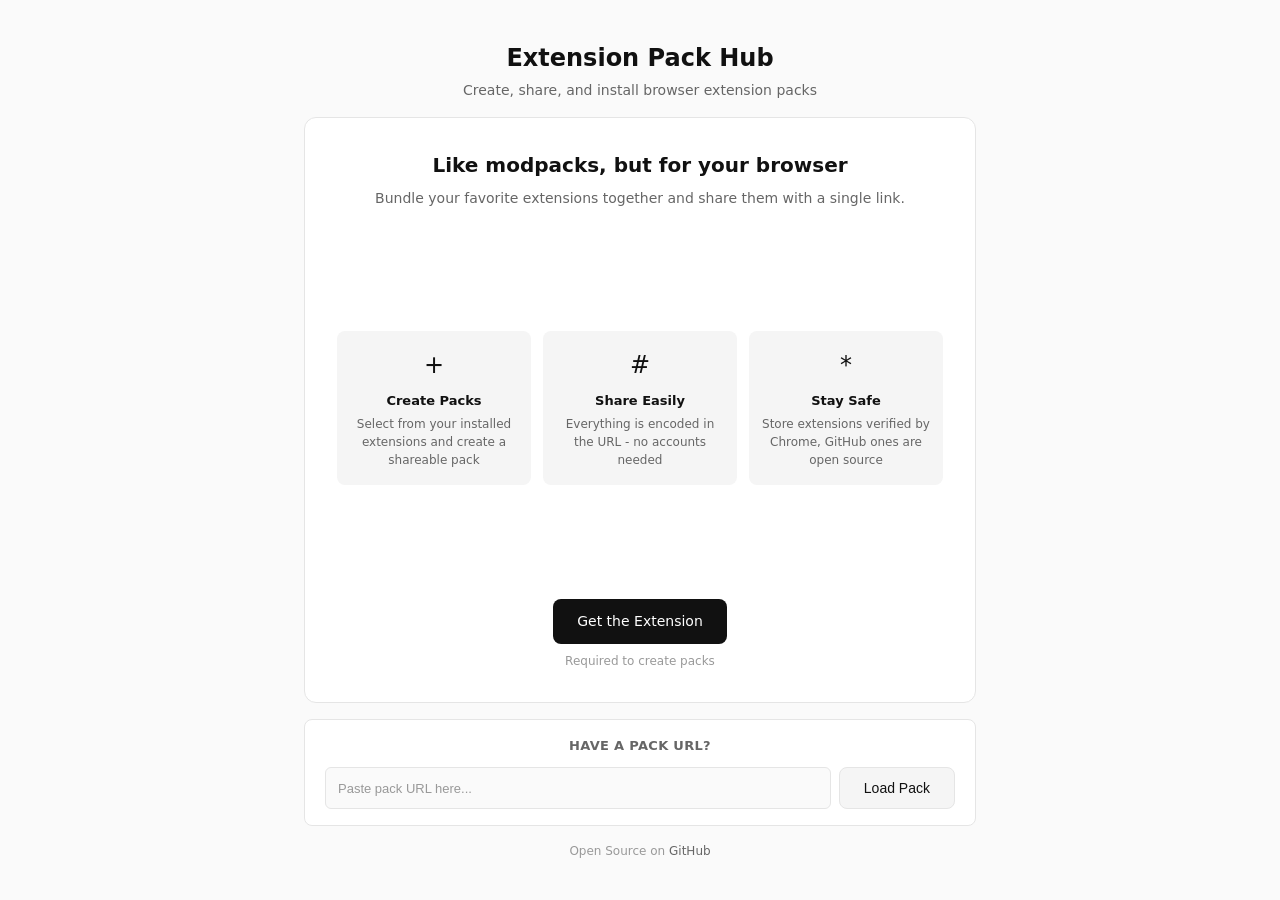
<file: docs/index.html>
<!DOCTYPE html>
<html lang="en">
<head>
  <meta charset="UTF-8">
  <meta name="viewport" content="width=device-width, initial-scale=1.0, maximum-scale=1.0, user-scalable=no">
  <title>Extension Pack Hub</title>
  <link rel="stylesheet" href="styles.css">
  <link rel="icon" href="data:image/svg+xml,<svg xmlns='http://www.w3.org/2000/svg' viewBox='0 0 100 100'><text y='.9em' font-size='90'>📦</text></svg>">
</head>
<body>
  <div class="container">
    <!-- Landing View (no pack in URL) -->
    <div id="landing" class="view active">
      <header>
        <h1>Extension Pack Hub</h1>
        <p class="tagline">Create, share, and install browser extension packs</p>
      </header>

      <div class="main-content">
        <div class="hero">
          <div class="hero-content">
            <h2>Like modpacks, but for your browser</h2>
            <p>Bundle your favorite extensions together and share them with a single link.</p>

            <div class="features">
              <div class="feature">
                <span class="feature-icon">+</span>
                <h3>Create Packs</h3>
                <p>Select from your installed extensions and create a shareable pack</p>
              </div>
              <div class="feature">
                <span class="feature-icon">#</span>
                <h3>Share Easily</h3>
                <p>Everything is encoded in the URL - no accounts needed</p>
              </div>
              <div class="feature">
                <span class="feature-icon">*</span>
                <h3>Stay Safe</h3>
                <p>Store extensions verified by Chrome, GitHub ones are open source</p>
              </div>
            </div>

            <div class="cta">
              <a href="https://github.com/IFAKA/extension-pack-hub" target="_blank" class="btn primary" id="get-extension">Get the Extension</a>
              <p class="cta-note">Required to create packs</p>
            </div>
          </div>
        </div>

        <div class="import-section">
          <h2>Have a pack URL?</h2>
          <div class="import-form">
            <input type="text" id="import-url-input" placeholder="Paste pack URL here...">
            <button id="load-pack" class="btn secondary">Load Pack</button>
          </div>
        </div>
      </div>

      <footer>
        <p>Open Source on <a href="https://github.com/IFAKA/extension-pack-hub" target="_blank">GitHub</a></p>
      </footer>
    </div>

    <!-- Pack View (pack in URL) -->
    <div id="pack-view" class="view">
      <header>
        <a href="./" class="back-link">Back to Extension Pack Hub</a>
      </header>

      <div class="main-content">
        <div class="pack-card">
          <div class="pack-header">
            <h1 id="pack-name"></h1>
            <p id="pack-description"></p>
            <span id="pack-author" class="author"></span>
          </div>

          <div class="pack-stats">
            <span id="extension-count"></span>
            <span id="pack-created"></span>
          </div>

          <div class="extension-list" id="extension-list"></div>

          <div class="pack-actions">
            <div class="companion-prompt" id="companion-prompt">
              <p>For the best experience, get the Extension Pack Hub companion extension:</p>
              <a href="https://github.com/IFAKA/extension-pack-hub" target="_blank" class="btn secondary" id="get-companion">Get Companion Extension</a>
            </div>
            <button id="install-all" class="btn primary">Install All Extensions</button>
          </div>
        </div>

        <div id="warnings" class="warnings hidden"></div>

        <div class="share-section">
          <h3>Share this pack</h3>
          <div class="share-url">
            <input type="text" id="share-url" readonly>
            <button id="copy-url" class="btn secondary">Copy</button>
          </div>
        </div>
      </div>

      <footer>
        <p>Open Source on <a href="https://github.com/IFAKA/extension-pack-hub" target="_blank">GitHub</a></p>
      </footer>
    </div>

    <!-- Error View -->
    <div id="error-view" class="view">
      <header>
        <a href="./" class="back-link">Back to Extension Pack Hub</a>
      </header>

      <div class="main-content" style="justify-content: center;">
        <div class="error-card">
          <h1>Invalid Pack</h1>
          <p id="error-message">The pack URL appears to be invalid or corrupted.</p>
          <a href="./" class="btn primary">Go Home</a>
        </div>
      </div>

      <footer>
        <p>Open Source on <a href="https://github.com/IFAKA/extension-pack-hub" target="_blank">GitHub</a></p>
      </footer>
    </div>
  </div>

  <script src="app.js"></script>
</body>
</html>
</file>
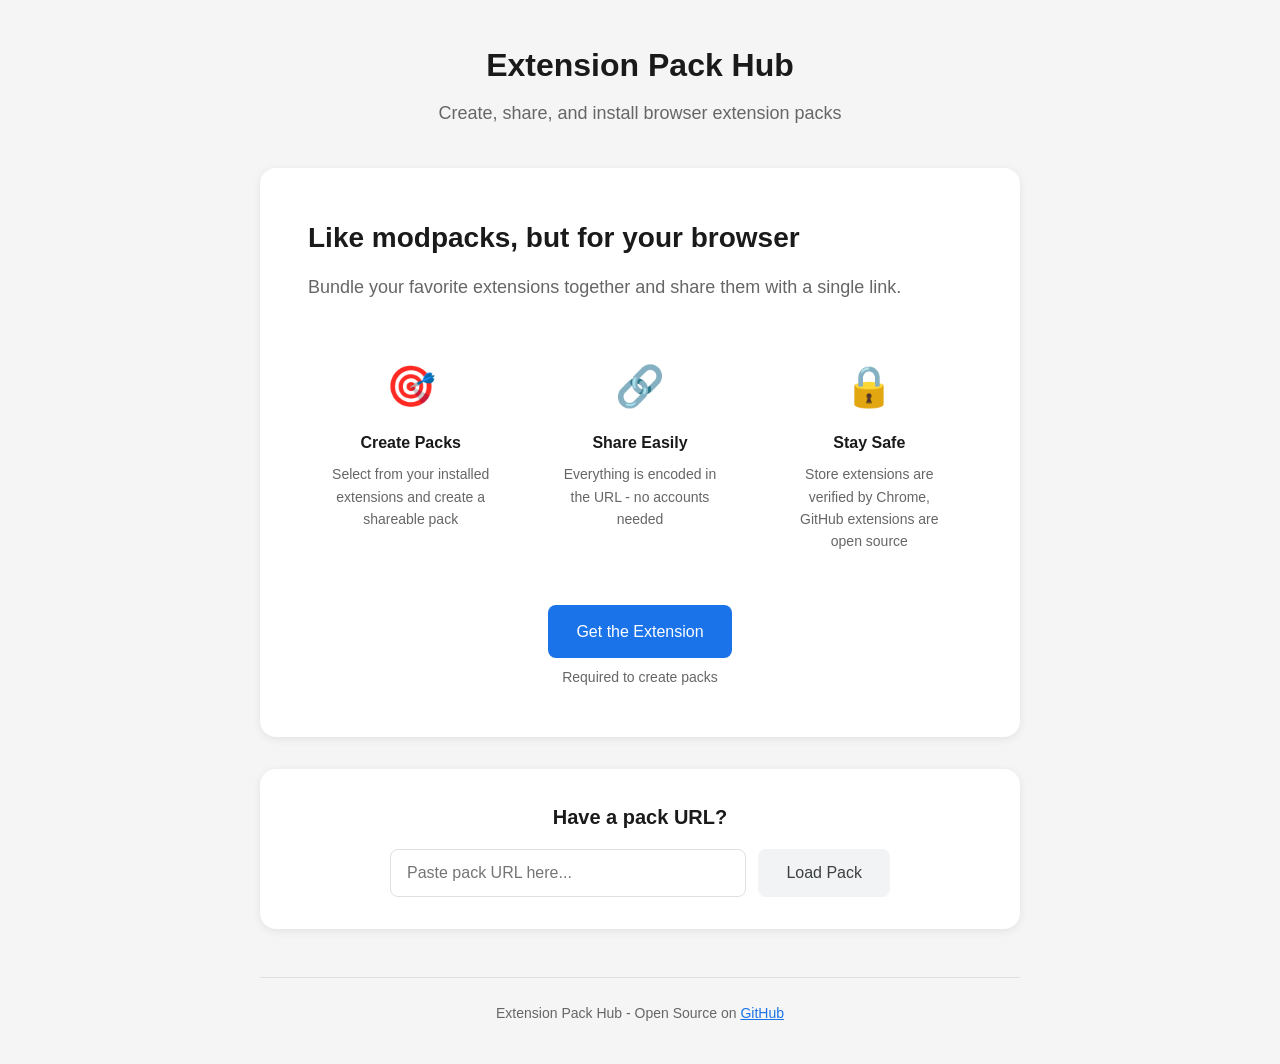
<file: website/index.html>
<!DOCTYPE html>
<html lang="en">
<head>
  <meta charset="UTF-8">
  <meta name="viewport" content="width=device-width, initial-scale=1.0">
  <title>Extension Pack Hub</title>
  <link rel="stylesheet" href="styles.css">
  <link rel="icon" href="data:image/svg+xml,<svg xmlns='http://www.w3.org/2000/svg' viewBox='0 0 100 100'><text y='.9em' font-size='90'>📦</text></svg>">
</head>
<body>
  <div class="container">
    <!-- Landing View (no pack in URL) -->
    <div id="landing" class="view">
      <header>
        <h1>Extension Pack Hub</h1>
        <p class="tagline">Create, share, and install browser extension packs</p>
      </header>

      <div class="hero">
        <div class="hero-content">
          <h2>Like modpacks, but for your browser</h2>
          <p>Bundle your favorite extensions together and share them with a single link.</p>

          <div class="features">
            <div class="feature">
              <span class="feature-icon">🎯</span>
              <h3>Create Packs</h3>
              <p>Select from your installed extensions and create a shareable pack</p>
            </div>
            <div class="feature">
              <span class="feature-icon">🔗</span>
              <h3>Share Easily</h3>
              <p>Everything is encoded in the URL - no accounts needed</p>
            </div>
            <div class="feature">
              <span class="feature-icon">🔒</span>
              <h3>Stay Safe</h3>
              <p>Store extensions are verified by Chrome, GitHub extensions are open source</p>
            </div>
          </div>

          <div class="cta">
            <a href="#" class="btn primary" id="get-extension">Get the Extension</a>
            <p class="cta-note">Required to create packs</p>
          </div>
        </div>
      </div>

      <div class="import-section">
        <h2>Have a pack URL?</h2>
        <div class="import-form">
          <input type="text" id="import-url-input" placeholder="Paste pack URL here...">
          <button id="load-pack" class="btn secondary">Load Pack</button>
        </div>
      </div>
    </div>

    <!-- Pack View (pack in URL) -->
    <div id="pack-view" class="view hidden">
      <header>
        <a href="./" class="back-link">← Extension Pack Hub</a>
      </header>

      <div class="pack-card">
        <div class="pack-header">
          <h1 id="pack-name"></h1>
          <p id="pack-description"></p>
          <span id="pack-author" class="author"></span>
        </div>

        <div class="pack-stats">
          <span id="extension-count"></span>
          <span id="pack-created"></span>
        </div>

        <div class="extension-list" id="extension-list"></div>

        <div class="pack-actions">
          <div class="companion-prompt">
            <p>For the best experience, get the Extension Pack Hub companion extension:</p>
            <a href="#" class="btn primary" id="get-companion">Get Companion Extension</a>
          </div>
          <div class="divider">
            <span>or install manually</span>
          </div>
          <button id="install-all" class="btn secondary">Install All (opens store pages)</button>
        </div>
      </div>

      <div id="warnings" class="warnings hidden"></div>

      <div class="share-section">
        <h3>Share this pack</h3>
        <div class="share-url">
          <input type="text" id="share-url" readonly>
          <button id="copy-url" class="btn">Copy</button>
        </div>
      </div>
    </div>

    <!-- Error View -->
    <div id="error-view" class="view hidden">
      <div class="error-card">
        <h1>Invalid Pack</h1>
        <p id="error-message">The pack URL appears to be invalid or corrupted.</p>
        <a href="./" class="btn primary">Go Home</a>
      </div>
    </div>

    <footer>
      <p>Extension Pack Hub - Open Source on <a href="https://github.com/extension-packs/hub" target="_blank">GitHub</a></p>
    </footer>
  </div>

  <script src="app.js"></script>
</body>
</html>
</file>
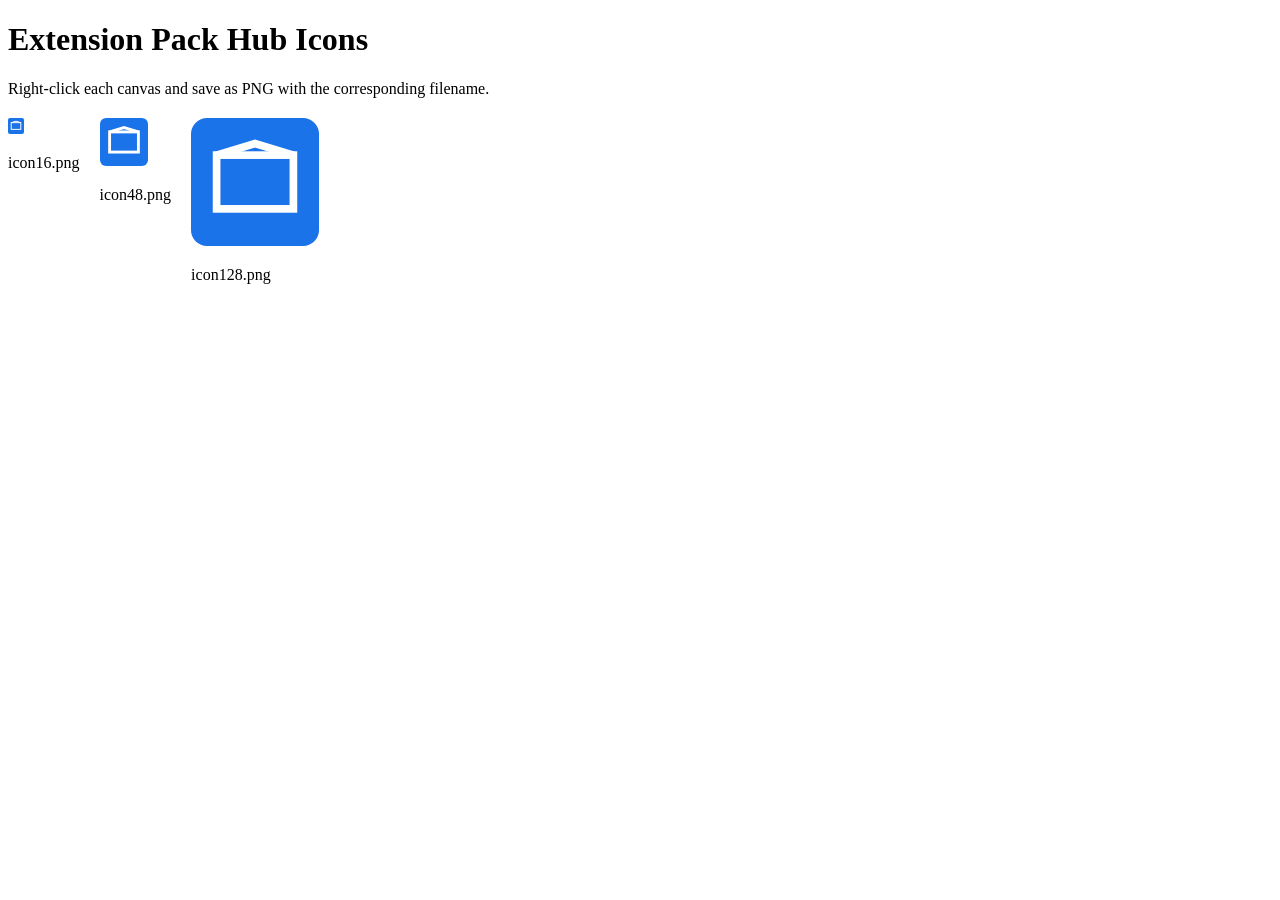
<file: extension/icons/generate-icons.html>
<!DOCTYPE html>
<html>
<head>
  <title>Generate Icons</title>
</head>
<body>
  <h1>Extension Pack Hub Icons</h1>
  <p>Right-click each canvas and save as PNG with the corresponding filename.</p>
  
  <div style="display: flex; gap: 20px; margin-top: 20px;">
    <div>
      <canvas id="icon16" width="16" height="16"></canvas>
      <p>icon16.png</p>
    </div>
    <div>
      <canvas id="icon48" width="48" height="48"></canvas>
      <p>icon48.png</p>
    </div>
    <div>
      <canvas id="icon128" width="128" height="128"></canvas>
      <p>icon128.png</p>
    </div>
  </div>

  <script>
    function drawIcon(canvasId, size) {
      const canvas = document.getElementById(canvasId);
      const ctx = canvas.getContext('2d');
      
      // Background
      ctx.fillStyle = '#1a73e8';
      ctx.beginPath();
      ctx.roundRect(0, 0, size, size, size * 0.125);
      ctx.fill();
      
      // Box icon
      const margin = size * 0.2;
      const boxSize = size - margin * 2;
      ctx.strokeStyle = 'white';
      ctx.lineWidth = size * 0.06;
      ctx.strokeRect(margin, margin + boxSize * 0.15, boxSize, boxSize * 0.7);
      
      // Box flaps
      ctx.beginPath();
      ctx.moveTo(margin, margin + boxSize * 0.15);
      ctx.lineTo(size / 2, margin);
      ctx.lineTo(size - margin, margin + boxSize * 0.15);
      ctx.stroke();
    }
    
    drawIcon('icon16', 16);
    drawIcon('icon48', 48);
    drawIcon('icon128', 128);
  </script>
</body>
</html>
</file>
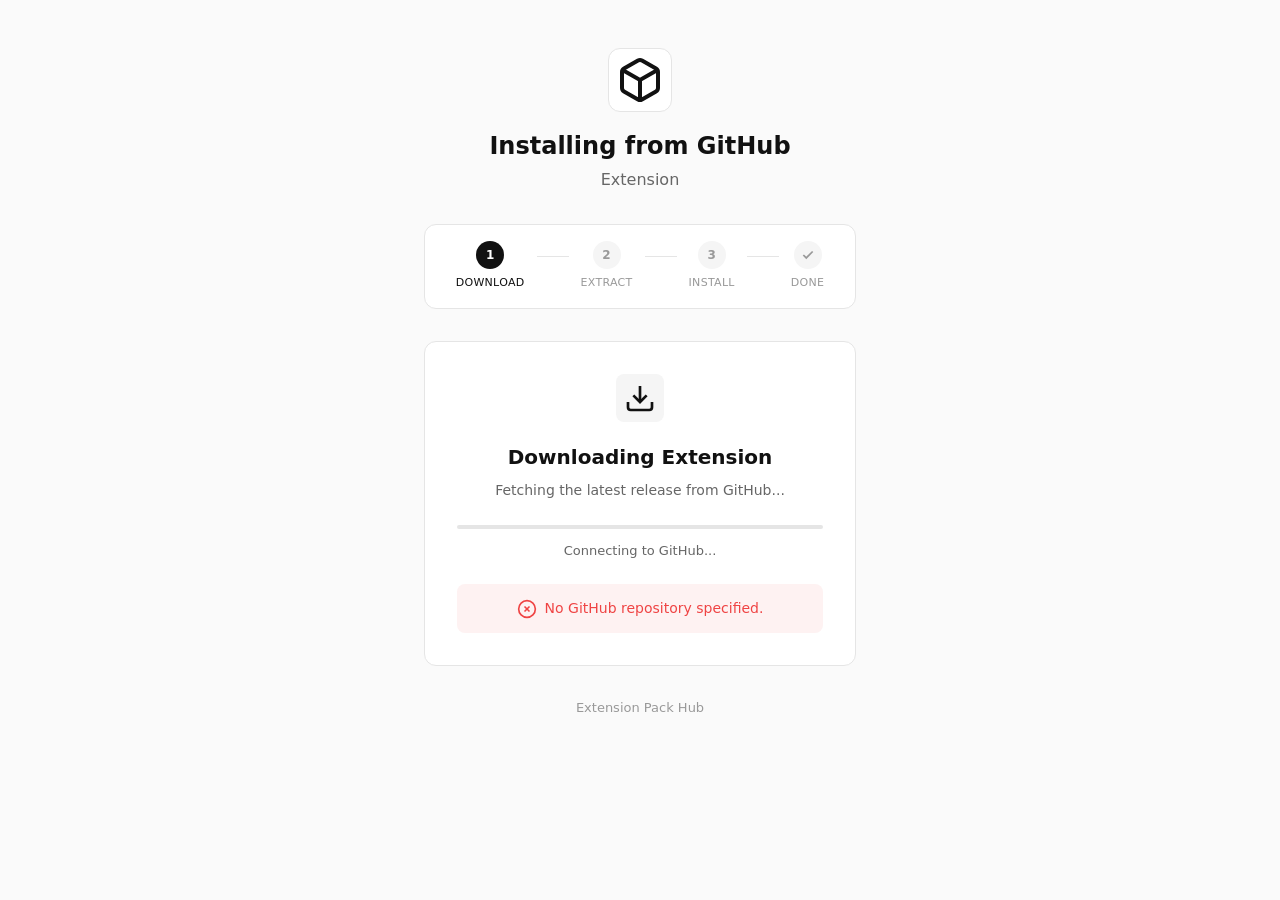
<file: extension/install-wizard/wizard.html>
<!DOCTYPE html>
<html lang="en">
<head>
  <meta charset="UTF-8">
  <meta name="viewport" content="width=device-width, initial-scale=1.0">
  <title>Install Extension - Extension Pack Hub</title>
  <link rel="stylesheet" href="wizard.css">
</head>
<body>
  <div class="wizard-container">
    <header>
      <div class="header-icon">
        <svg width="48" height="48" viewBox="0 0 24 24" fill="none" stroke="currentColor" stroke-width="2">
          <path d="M21 16V8a2 2 0 0 0-1-1.73l-7-4a2 2 0 0 0-2 0l-7 4A2 2 0 0 0 3 8v8a2 2 0 0 0 1 1.73l7 4a2 2 0 0 0 2 0l7-4A2 2 0 0 0 21 16z"></path>
          <polyline points="3.27 6.96 12 12.01 20.73 6.96"></polyline>
          <line x1="12" y1="22.08" x2="12" y2="12"></line>
        </svg>
      </div>
      <h1>Installing from GitHub</h1>
      <p id="extension-name" class="extension-name"></p>
    </header>

    <!-- Progress Steps Indicator -->
    <div class="progress-steps">
      <div class="progress-step active" data-step="1">
        <div class="step-dot">1</div>
        <span>Download</span>
      </div>
      <div class="progress-line"></div>
      <div class="progress-step" data-step="2">
        <div class="step-dot">2</div>
        <span>Extract</span>
      </div>
      <div class="progress-line"></div>
      <div class="progress-step" data-step="3">
        <div class="step-dot">3</div>
        <span>Install</span>
      </div>
      <div class="progress-line"></div>
      <div class="progress-step" data-step="4">
        <div class="step-dot">
          <svg width="14" height="14" viewBox="0 0 24 24" fill="none" stroke="currentColor" stroke-width="3">
            <polyline points="20 6 9 17 4 12"></polyline>
          </svg>
        </div>
        <span>Done</span>
      </div>
    </div>

    <div class="steps">
      <!-- Step 1: Download -->
      <div class="step active" id="step-1">
        <div class="step-card">
          <div class="step-icon downloading">
            <svg width="32" height="32" viewBox="0 0 24 24" fill="none" stroke="currentColor" stroke-width="2">
              <path d="M21 15v4a2 2 0 0 1-2 2H5a2 2 0 0 1-2-2v-4"></path>
              <polyline points="7 10 12 15 17 10"></polyline>
              <line x1="12" y1="15" x2="12" y2="3"></line>
            </svg>
          </div>
          <h2>Downloading Extension</h2>
          <p>Fetching the latest release from GitHub...</p>

          <div class="progress-container">
            <div class="progress-bar">
              <div class="progress-fill" id="download-progress"></div>
            </div>
            <p class="progress-text" id="download-status">Connecting to GitHub...</p>
          </div>

          <div id="download-error" class="error-message hidden">
            <svg width="20" height="20" viewBox="0 0 24 24" fill="none" stroke="currentColor" stroke-width="2">
              <circle cx="12" cy="12" r="10"></circle>
              <line x1="15" y1="9" x2="9" y2="15"></line>
              <line x1="9" y1="9" x2="15" y2="15"></line>
            </svg>
            <span id="error-text"></span>
          </div>

          <div id="download-success" class="success-message hidden">
            <svg width="24" height="24" viewBox="0 0 24 24" fill="none" stroke="currentColor" stroke-width="2">
              <path d="M22 11.08V12a10 10 0 1 1-5.93-9.14"></path>
              <polyline points="22 4 12 14.01 9 11.01"></polyline>
            </svg>
            <span>Download complete!</span>
            <button id="continue-to-step-2" class="btn primary">Continue</button>
          </div>
        </div>
      </div>

      <!-- Step 2: Extract -->
      <div class="step" id="step-2">
        <div class="step-card">
          <div class="step-icon">
            <svg width="32" height="32" viewBox="0 0 24 24" fill="none" stroke="currentColor" stroke-width="2">
              <path d="M22 19a2 2 0 0 1-2 2H4a2 2 0 0 1-2-2V5a2 2 0 0 1 2-2h5l2 3h9a2 2 0 0 1 2 2z"></path>
            </svg>
          </div>
          <h2>Extract the ZIP File</h2>
          <p>The extension was downloaded as a ZIP file. You need to extract it first.</p>

          <div class="instruction-box">
            <div class="instruction-step">
              <span class="instruction-num">1</span>
              <span>Open your <strong>Downloads</strong> folder</span>
            </div>
            <div class="instruction-step">
              <span class="instruction-num">2</span>
              <span>Find the downloaded ZIP file</span>
            </div>
            <div class="instruction-step">
              <span class="instruction-num">3</span>
              <span><strong>Double-click</strong> to extract (or right-click → Extract)</span>
            </div>
          </div>

          <div class="path-box">
            <label>Downloaded file:</label>
            <div class="path-input">
              <input type="text" id="download-path" readonly>
              <button id="open-downloads" class="btn icon">
                <svg width="16" height="16" viewBox="0 0 24 24" fill="none" stroke="currentColor" stroke-width="2">
                  <path d="M18 13v6a2 2 0 0 1-2 2H5a2 2 0 0 1-2-2V8a2 2 0 0 1 2-2h6"></path>
                  <polyline points="15 3 21 3 21 9"></polyline>
                  <line x1="10" y1="14" x2="21" y2="3"></line>
                </svg>
              </button>
            </div>
          </div>

          <button id="continue-to-step-3" class="btn primary full-width">I've Extracted It</button>
        </div>
      </div>

      <!-- Step 3: Install -->
      <div class="step" id="step-3">
        <div class="step-card">
          <div class="step-icon">
            <svg width="32" height="32" viewBox="0 0 24 24" fill="none" stroke="currentColor" stroke-width="2">
              <rect x="3" y="11" width="18" height="11" rx="2" ry="2"></rect>
              <path d="M7 11V7a5 5 0 0 1 10 0v4"></path>
            </svg>
          </div>
          <h2>Load in Chrome</h2>
          <p>Now let's add the extension to Chrome.</p>

          <div class="instruction-box">
            <div class="instruction-step clickable" id="open-extensions">
              <span class="instruction-num">1</span>
              <span>Click to open <strong>chrome://extensions</strong></span>
              <svg width="16" height="16" viewBox="0 0 24 24" fill="none" stroke="currentColor" stroke-width="2">
                <path d="M18 13v6a2 2 0 0 1-2 2H5a2 2 0 0 1-2-2V8a2 2 0 0 1 2-2h6"></path>
                <polyline points="15 3 21 3 21 9"></polyline>
                <line x1="10" y1="14" x2="21" y2="3"></line>
              </svg>
            </div>
            <div class="instruction-step">
              <span class="instruction-num">2</span>
              <span>Enable <strong>Developer mode</strong> (top right toggle)</span>
            </div>
            <div class="instruction-step">
              <span class="instruction-num">3</span>
              <span>Click <strong>Load unpacked</strong></span>
            </div>
            <div class="instruction-step">
              <span class="instruction-num">4</span>
              <span>Select the extracted extension folder</span>
            </div>
          </div>

          <div class="path-box">
            <label>Extension folder to select:</label>
            <div class="path-input">
              <input type="text" id="extension-path" readonly>
              <button id="copy-path" class="btn icon" title="Copy path">
                <svg width="16" height="16" viewBox="0 0 24 24" fill="none" stroke="currentColor" stroke-width="2">
                  <rect x="9" y="9" width="13" height="13" rx="2" ry="2"></rect>
                  <path d="M5 15H4a2 2 0 0 1-2-2V4a2 2 0 0 1 2-2h9a2 2 0 0 1 2 2v1"></path>
                </svg>
              </button>
            </div>
          </div>

          <div class="visual-guide">
            <div class="guide-item">
              <div class="toggle-demo">
                <span>Developer mode</span>
                <div class="toggle">
                  <div class="toggle-handle"></div>
                </div>
              </div>
              <small>Enable this toggle</small>
            </div>
          </div>

          <button id="continue-to-step-4" class="btn primary full-width">I've Loaded It</button>
        </div>
      </div>

      <!-- Step 4: Complete -->
      <div class="step" id="step-4">
        <div class="step-card success-card">
          <div class="step-icon success">
            <svg width="48" height="48" viewBox="0 0 24 24" fill="none" stroke="currentColor" stroke-width="2">
              <path d="M22 11.08V12a10 10 0 1 1-5.93-9.14"></path>
              <polyline points="22 4 12 14.01 9 11.01"></polyline>
            </svg>
          </div>
          <h2>All Done!</h2>
          <p class="success-text">The extension has been installed successfully.</p>
          <p>You can now close this tab and enjoy your new extension.</p>

          <div class="completion-actions">
            <button id="close-wizard" class="btn primary">Close Tab</button>
          </div>
        </div>
      </div>
    </div>

    <div class="warnings" id="warnings-container"></div>

    <footer>
      <p>Extension Pack Hub</p>
    </footer>
  </div>

  <script src="../lib/github-api.js"></script>
  <script src="wizard.js"></script>
</body>
</html>
</file>
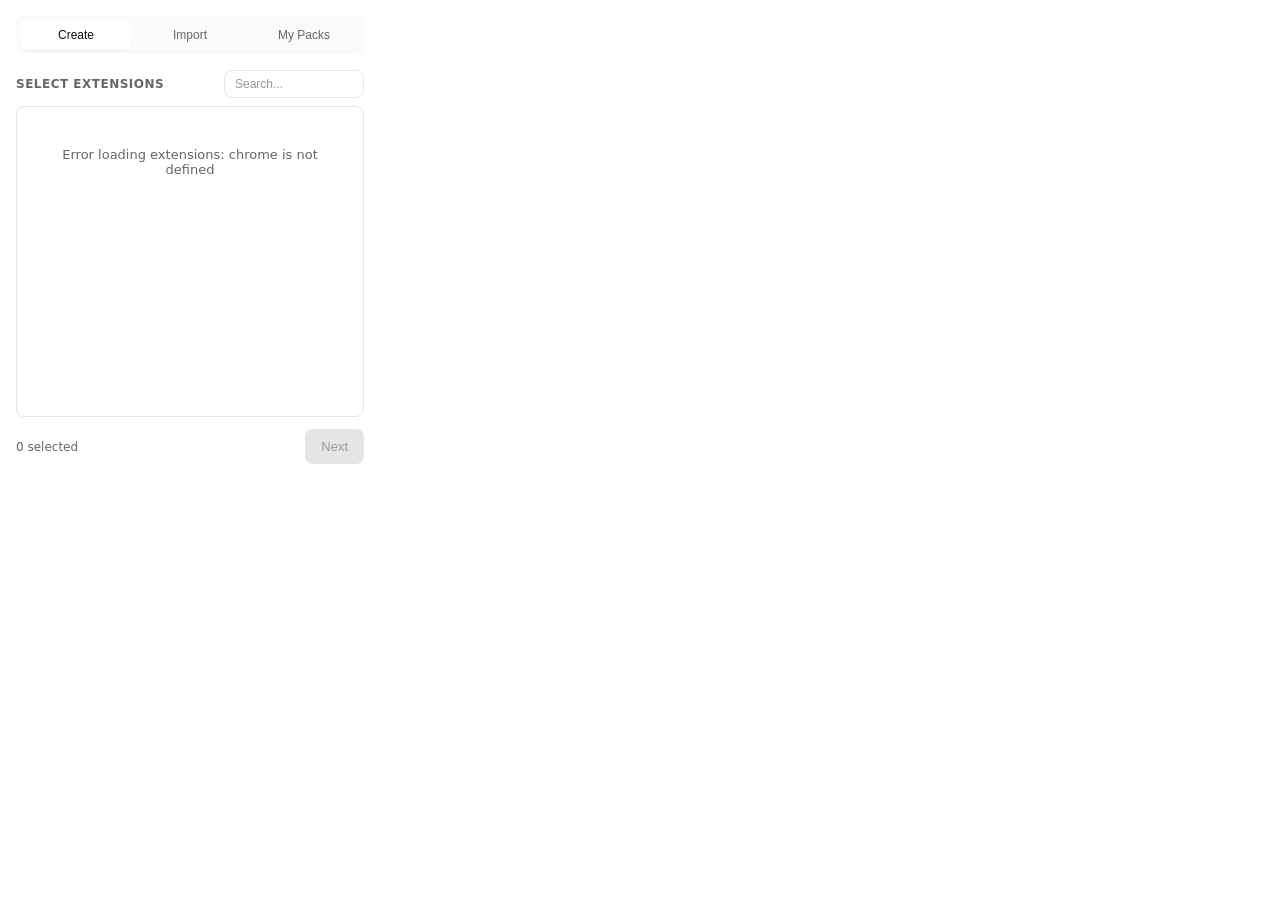
<file: extension/popup/popup.html>
<!doctype html>
<html lang="en">
<head>
  <meta charset="UTF-8">
  <meta name="viewport" content="width=device-width, initial-scale=1.0">
  <title>Extension Pack Hub</title>
  <link rel="stylesheet" href="popup.css">
</head>
<body>
  <div class="container">
    <nav class="tabs">
      <button class="tab active" data-tab="create">Create</button>
      <button class="tab" data-tab="import">Import</button>
      <button class="tab" data-tab="my-packs">My Packs</button>
    </nav>

    <!-- Create Pack Tab -->
    <section id="create" class="tab-content active">
      <!-- Step 1: Select Extensions -->
      <div id="step-1" class="wizard-step active">
        <div class="section-header">
          <h3>Select Extensions</h3>
          <input type="text" id="search-extensions" placeholder="Search...">
        </div>

        <div id="extension-list" class="extension-list">
          <div class="loading">Loading extensions...</div>
        </div>

        <div class="actions">
          <span id="selected-count">0 selected</span>
          <button id="next-to-step-2" class="primary" disabled>Next</button>
        </div>
      </div>

      <!-- Step 2: Pack Details -->
      <div id="step-2" class="wizard-step">
        <div class="section-header">
          <h3>Pack Details</h3>
        </div>

        <div class="pack-form">
          <input type="text" id="pack-name" placeholder="Pack name (e.g., Privacy Essentials)" required>
          <textarea id="pack-description" placeholder="Description (optional)"></textarea>
          <input type="text" id="pack-author" placeholder="Your name (optional)">
        </div>

        <div class="actions">
          <button id="back-to-step-1" class="secondary">Back</button>
          <button id="create-pack" class="primary" disabled>Create Pack</button>
        </div>
      </div>

      <!-- Step 3: Share Result -->
      <div id="step-3" class="wizard-step">
        <div id="share-result" class="share-result">
          <p>Pack created! Share this URL:</p>
          <div class="url-box">
            <input type="text" id="share-url" readonly>
            <button id="copy-url">Copy</button>
          </div>
        </div>

        <div class="actions">
          <button id="create-another" class="secondary">Create Another</button>
        </div>
      </div>
    </section>

    <!-- Import Pack Tab -->
    <section id="import" class="tab-content">
      <div class="import-form">
        <input type="text" id="import-url" placeholder="Paste pack URL here...">
        <button id="import-pack">Import</button>
      </div>

      <div id="imported-pack" class="imported-pack hidden">
        <div class="pack-header">
          <h3 id="imported-pack-name"></h3>
          <p id="imported-pack-description"></p>
          <span id="imported-pack-author"></span>
        </div>

        <div id="imported-extension-list" class="extension-list"></div>

        <div class="actions">
          <button id="install-missing" class="primary">Install Missing</button>
          <span id="install-status"></span>
        </div>
      </div>
    </section>

    <!-- My Packs Tab -->
    <section id="my-packs" class="tab-content">
      <div id="saved-packs" class="saved-packs">
        <p class="empty-state">No saved packs yet. Create or import a pack to get started.</p>
      </div>
    </section>
  </div>

  <script src="../lib/pack-codec.js"></script>
  <script src="../lib/github-api.js"></script>
  <script src="popup.js"></script>
</body>
</html>
</file>
<file: docs/styles.css>
* {
  box-sizing: border-box;
  margin: 0;
  padding: 0;
}

:root {
  --text: #111;
  --text-secondary: #666;
  --text-tertiary: #999;
  --bg: #fafafa;
  --bg-card: #fff;
  --border: #e5e5e5;
  --accent: #111;
  --accent-soft: #f5f5f5;
  --success: #22c55e;
  --success-soft: #f0fdf4;
  --warning: #f59e0b;
  --warning-soft: #fffbeb;
  --error: #ef4444;
  --error-soft: #fef2f2;
  --radius-sm: 6px;
  --radius-md: 8px;
  --radius-lg: 12px;
}

html, body {
  height: 100%;
  overflow: hidden;
}

body {
  font-family: -apple-system, BlinkMacSystemFont, 'Segoe UI', system-ui, sans-serif;
  font-size: 15px;
  color: var(--text);
  background: var(--bg);
  line-height: 1.5;
  -webkit-font-smoothing: antialiased;
}

.container {
  height: 100%;
  display: flex;
  flex-direction: column;
  padding: 24px;
  max-width: 720px;
  margin: 0 auto;
}

/* Views */
.view {
  display: none;
  flex: 1;
  flex-direction: column;
  min-height: 0;
}

.view.active {
  display: flex;
}

/* Header */
header {
  text-align: center;
  padding: 16px 0;
  flex-shrink: 0;
}

header h1 {
  font-size: 24px;
  font-weight: 600;
  color: var(--text);
  margin-bottom: 4px;
}

.tagline {
  font-size: 14px;
  color: var(--text-secondary);
}

.back-link {
  display: inline-block;
  color: var(--text-secondary);
  text-decoration: none;
  font-size: 13px;
  font-weight: 500;
}

.back-link:hover {
  color: var(--text);
}

/* Main Content Area */
.main-content {
  flex: 1;
  display: flex;
  flex-direction: column;
  gap: 16px;
  min-height: 0;
  overflow: hidden;
}

/* Hero Card */
.hero {
  background: var(--bg-card);
  border-radius: var(--radius-lg);
  padding: 32px;
  border: 1px solid var(--border);
  flex: 1;
  display: flex;
  flex-direction: column;
  min-height: 0;
}

.hero-content {
  flex: 1;
  display: flex;
  flex-direction: column;
}

.hero-content h2 {
  font-size: 20px;
  font-weight: 600;
  margin-bottom: 8px;
  text-align: center;
}

.hero-content > p {
  font-size: 14px;
  color: var(--text-secondary);
  text-align: center;
  margin-bottom: 24px;
}

/* Features */
.features {
  display: grid;
  grid-template-columns: repeat(3, 1fr);
  gap: 12px;
  flex: 1;
  align-content: center;
}

.feature {
  text-align: center;
  padding: 16px 12px;
  background: var(--accent-soft);
  border-radius: var(--radius-md);
}

.feature-icon {
  font-size: 24px;
  display: block;
  margin-bottom: 8px;
}

.feature h3 {
  font-size: 13px;
  font-weight: 600;
  margin-bottom: 4px;
}

.feature p {
  font-size: 12px;
  color: var(--text-secondary);
}

/* CTA */
.cta {
  text-align: center;
  padding-top: 16px;
  flex-shrink: 0;
}

.cta-note {
  font-size: 12px;
  color: var(--text-tertiary);
  margin-top: 8px;
}

/* Buttons */
.btn {
  display: inline-flex;
  align-items: center;
  justify-content: center;
  gap: 8px;
  padding: 12px 24px;
  border: none;
  border-radius: var(--radius-md);
  font-size: 14px;
  font-weight: 500;
  cursor: pointer;
  text-decoration: none;
  transition: all 0.15s ease;
}

.btn.primary {
  background: var(--accent);
  color: white;
}

.btn.primary:hover {
  opacity: 0.85;
}

.btn.secondary {
  background: var(--accent-soft);
  color: var(--text);
  border: 1px solid var(--border);
}

.btn.secondary:hover {
  background: var(--border);
}

.btn.installed {
  background: var(--success);
  color: white;
}

.btn.all-installed {
  background: var(--success-soft);
  color: var(--success);
}

/* Import Section */
.import-section {
  background: var(--bg-card);
  border-radius: var(--radius-md);
  padding: 16px 20px;
  border: 1px solid var(--border);
  flex-shrink: 0;
}

.import-section h2 {
  font-size: 13px;
  font-weight: 600;
  margin-bottom: 12px;
  text-align: center;
  color: var(--text-secondary);
  text-transform: uppercase;
  letter-spacing: 0.3px;
}

.import-form {
  display: flex;
  gap: 8px;
}

.import-form input {
  flex: 1;
  padding: 10px 12px;
  border: 1px solid var(--border);
  border-radius: var(--radius-sm);
  font-size: 13px;
  background: var(--bg);
  color: var(--text);
}

.import-form input:focus {
  outline: none;
  border-color: var(--text);
}

.import-form input::placeholder {
  color: var(--text-tertiary);
}

/* Footer */
footer {
  text-align: center;
  padding: 16px 0;
  font-size: 12px;
  color: var(--text-tertiary);
  flex-shrink: 0;
}

footer a {
  color: var(--text-secondary);
  text-decoration: none;
}

footer a:hover {
  text-decoration: underline;
}

/* ===== Pack View ===== */
.pack-card {
  background: var(--bg-card);
  border-radius: var(--radius-lg);
  padding: 24px;
  border: 1px solid var(--border);
  flex: 1;
  display: flex;
  flex-direction: column;
  min-height: 0;
  overflow: hidden;
}

.pack-header {
  flex-shrink: 0;
  margin-bottom: 16px;
}

.pack-header h1 {
  font-size: 20px;
  font-weight: 600;
  color: var(--text);
  margin-bottom: 4px;
}

.pack-header p {
  color: var(--text-secondary);
  font-size: 13px;
}

.author {
  font-size: 12px;
  color: var(--text-tertiary);
}

.pack-stats {
  display: flex;
  gap: 16px;
  padding-bottom: 12px;
  border-bottom: 1px solid var(--border);
  font-size: 12px;
  color: var(--text-secondary);
  flex-shrink: 0;
}

/* Extension List - Scrollable */
.extension-list {
  flex: 1;
  overflow-y: auto;
  margin: 12px 0;
  padding-right: 8px;
}

.extension-item {
  display: flex;
  align-items: center;
  justify-content: space-between;
  padding: 12px;
  border: 1px solid var(--border);
  border-radius: var(--radius-md);
  margin-bottom: 8px;
  transition: all 0.1s ease;
}

.extension-item:hover {
  background: var(--accent-soft);
}

.extension-item.installed {
  background: var(--success-soft);
  border-color: transparent;
}

.extension-info {
  flex: 1;
}

.extension-name {
  font-weight: 500;
  font-size: 14px;
  margin-bottom: 2px;
}

.extension-meta {
  font-size: 12px;
  color: var(--text-secondary);
}

.extension-type {
  display: inline-block;
  padding: 2px 6px;
  border-radius: 4px;
  font-size: 9px;
  font-weight: 600;
  text-transform: uppercase;
  letter-spacing: 0.3px;
}

.extension-type.store {
  background: var(--success-soft);
  color: var(--success);
}

.extension-type.github {
  background: var(--warning-soft);
  color: var(--warning);
}

.extension-action .btn {
  padding: 8px 14px;
  font-size: 12px;
}

/* Extension Status */
.extension-status {
  margin-right: 12px;
}

.status-icon {
  display: flex;
  align-items: center;
  justify-content: center;
  width: 20px;
  height: 20px;
  border-radius: 50%;
  font-size: 12px;
}

.status-icon.installed {
  background: var(--success);
  color: white;
}

.status-icon.pending {
  background: var(--accent-soft);
  color: var(--text-tertiary);
}

.installed-badge {
  display: inline-flex;
  align-items: center;
  gap: 6px;
  padding: 6px 12px;
  background: var(--success-soft);
  color: var(--success);
  border-radius: var(--radius-sm);
  font-size: 12px;
  font-weight: 500;
}

.repo-name {
  font-family: 'SF Mono', Monaco, 'Fira Code', monospace;
  font-size: 11px;
  color: var(--text-tertiary);
  margin-left: 8px;
}

/* Pack Actions */
.pack-actions {
  text-align: center;
  padding-top: 12px;
  border-top: 1px solid var(--border);
  flex-shrink: 0;
  display: flex;
  flex-direction: column;
  gap: 12px;
}

.companion-prompt {
  padding: 12px;
  background: var(--accent-soft);
  border-radius: var(--radius-md);
  margin-bottom: 8px;
}

.companion-prompt p {
  margin-bottom: 8px;
  color: var(--text-secondary);
  font-size: 12px;
}

.pack-actions > .btn {
  width: 100%;
  padding: 14px 24px;
  font-size: 14px;
}

body.extension-installed .companion-prompt {
  display: none;
}

/* Extension Active Badge */
.extension-active-badge {
  display: flex;
  align-items: center;
  justify-content: center;
  gap: 8px;
  padding: 14px 24px;
  background: var(--success-soft);
  border-radius: var(--radius-md);
  color: var(--success);
  font-weight: 500;
  font-size: 14px;
}

.extension-active-badge .checkmark {
  display: flex;
  align-items: center;
  justify-content: center;
  width: 24px;
  height: 24px;
  background: var(--success);
  color: white;
  border-radius: 50%;
  font-size: 14px;
}

/* Share Section */
.share-section {
  background: var(--bg-card);
  border-radius: var(--radius-md);
  padding: 16px;
  border: 1px solid var(--border);
  flex-shrink: 0;
}

.share-section h3 {
  font-size: 12px;
  font-weight: 600;
  margin-bottom: 10px;
  color: var(--text-secondary);
  text-transform: uppercase;
  letter-spacing: 0.3px;
}

.share-url {
  display: flex;
  gap: 8px;
}

.share-url input {
  flex: 1;
  padding: 10px 12px;
  border: 1px solid var(--border);
  border-radius: var(--radius-sm);
  font-family: 'SF Mono', Monaco, 'Fira Code', monospace;
  font-size: 11px;
  background: var(--accent-soft);
  color: var(--text);
}

/* Warnings */
.warnings {
  background: var(--warning-soft);
  border-radius: var(--radius-md);
  padding: 14px 16px;
  flex-shrink: 0;
}

.warnings h3 {
  font-size: 12px;
  font-weight: 600;
  color: var(--warning);
  margin-bottom: 8px;
  text-transform: uppercase;
  letter-spacing: 0.3px;
}

.warnings-intro {
  font-size: 13px;
  color: var(--text-secondary);
  margin-bottom: 10px;
}

.warning-item {
  display: flex;
  align-items: flex-start;
  gap: 8px;
  padding: 4px 0;
  font-size: 12px;
  color: var(--text-secondary);
}

.warning-item::before {
  content: "!";
  display: flex;
  align-items: center;
  justify-content: center;
  width: 14px;
  height: 14px;
  background: var(--warning);
  color: white;
  border-radius: 50%;
  font-size: 10px;
  font-weight: 700;
  flex-shrink: 0;
  margin-top: 2px;
}

/* Error Card */
.error-card {
  background: var(--bg-card);
  border-radius: var(--radius-lg);
  padding: 48px 32px;
  text-align: center;
  border: 1px solid var(--border);
}

.error-card h1 {
  font-size: 20px;
  font-weight: 600;
  color: var(--error);
  margin-bottom: 8px;
}

.error-card p {
  color: var(--text-secondary);
  margin-bottom: 24px;
  font-size: 14px;
}

/* Hidden */
.hidden {
  display: none !important;
}

/* Install Progress Overlay */
#install-overlay {
  position: fixed;
  top: 0;
  left: 0;
  right: 0;
  bottom: 0;
  background: rgba(0, 0, 0, 0.5);
  display: flex;
  align-items: center;
  justify-content: center;
  z-index: 1000;
  opacity: 0;
  visibility: hidden;
  transition: all 0.2s ease;
}

#install-overlay.visible {
  opacity: 1;
  visibility: visible;
}

.install-modal {
  background: var(--bg-card);
  border-radius: var(--radius-lg);
  padding: 32px;
  max-width: 360px;
  width: 90%;
  text-align: center;
  transform: scale(0.95);
  transition: transform 0.2s ease;
}

#install-overlay.visible .install-modal {
  transform: scale(1);
}

.install-header h3 {
  font-size: 18px;
  font-weight: 600;
  margin-bottom: 6px;
}

.install-subtitle {
  color: var(--text-secondary);
  margin-bottom: 24px;
  font-size: 13px;
}

.install-progress-bar {
  height: 4px;
  background: var(--border);
  border-radius: 2px;
  overflow: hidden;
  margin-bottom: 16px;
}

.install-progress-fill {
  height: 100%;
  background: var(--accent);
  border-radius: 2px;
  width: 0%;
  transition: width 0.3s ease;
}

.install-status {
  font-weight: 500;
  margin-bottom: 6px;
  font-size: 14px;
}

.install-hint {
  font-size: 12px;
  color: var(--text-tertiary);
}

/* Modal */
#extension-modal {
  position: fixed;
  top: 0;
  left: 0;
  right: 0;
  bottom: 0;
  z-index: 1001;
  opacity: 0;
  visibility: hidden;
  transition: all 0.2s ease;
}

#extension-modal.visible {
  opacity: 1;
  visibility: visible;
}

.modal-backdrop {
  position: absolute;
  top: 0;
  left: 0;
  right: 0;
  bottom: 0;
  background: rgba(0, 0, 0, 0.5);
}

.modal-content {
  position: absolute;
  top: 50%;
  left: 50%;
  transform: translate(-50%, -50%) scale(0.95);
  background: var(--bg-card);
  border-radius: var(--radius-lg);
  padding: 28px;
  max-width: 380px;
  width: 90%;
  transition: transform 0.2s ease;
}

#extension-modal.visible .modal-content {
  transform: translate(-50%, -50%) scale(1);
}

.modal-close {
  position: absolute;
  top: 14px;
  right: 14px;
  width: 28px;
  height: 28px;
  border: none;
  background: var(--accent-soft);
  border-radius: 50%;
  font-size: 18px;
  cursor: pointer;
  display: flex;
  align-items: center;
  justify-content: center;
  color: var(--text-secondary);
  transition: background 0.15s ease;
}

.modal-close:hover {
  background: var(--border);
}

.modal-content h2 {
  font-size: 20px;
  font-weight: 600;
  margin-bottom: 8px;
}

.modal-content > p {
  color: var(--text-secondary);
  margin-bottom: 20px;
  font-size: 13px;
}

.benefits-list {
  list-style: none;
  margin-bottom: 20px;
}

.benefits-list li {
  display: flex;
  align-items: center;
  gap: 10px;
  padding: 10px 0;
  border-bottom: 1px solid var(--border);
  font-size: 13px;
}

.benefits-list li:last-child {
  border-bottom: none;
}

.benefits-list li::before {
  content: "";
  display: flex;
  align-items: center;
  justify-content: center;
  width: 20px;
  height: 20px;
  background: var(--success);
  color: white;
  border-radius: 50%;
  font-size: 11px;
  flex-shrink: 0;
}

.modal-actions {
  display: flex;
  gap: 10px;
}

.modal-actions .btn {
  flex: 1;
  text-align: center;
  padding: 12px 16px;
}

/* Toast Notifications */
#toast {
  position: fixed;
  bottom: 24px;
  left: 50%;
  transform: translateX(-50%) translateY(80px);
  padding: 12px 20px;
  background: var(--text);
  color: white;
  border-radius: var(--radius-md);
  font-size: 13px;
  font-weight: 500;
  z-index: 1002;
  opacity: 0;
  transition: all 0.2s ease;
}

#toast.visible {
  transform: translateX(-50%) translateY(0);
  opacity: 1;
}

#toast.success {
  background: var(--success);
}

#toast.warning {
  background: var(--warning);
}

#toast.error {
  background: var(--error);
}

/* Scrollbar */
.extension-list::-webkit-scrollbar {
  width: 6px;
}

.extension-list::-webkit-scrollbar-track {
  background: transparent;
}

.extension-list::-webkit-scrollbar-thumb {
  background: var(--border);
  border-radius: 3px;
}

.extension-list::-webkit-scrollbar-thumb:hover {
  background: var(--text-tertiary);
}

/* Responsive */
@media (max-width: 640px) {
  .container {
    padding: 16px;
  }

  header h1 {
    font-size: 20px;
  }

  .hero {
    padding: 20px;
  }

  .hero-content h2 {
    font-size: 18px;
  }

  .features {
    grid-template-columns: 1fr;
    gap: 8px;
  }

  .feature {
    padding: 12px;
  }

  .import-form {
    flex-direction: column;
  }

  .pack-card {
    padding: 16px;
  }

  .share-url {
    flex-direction: column;
  }

  .modal-actions {
    flex-direction: column;
  }

  .extension-item {
    flex-wrap: wrap;
    gap: 10px;
  }

  .extension-action {
    width: 100%;
  }

  .extension-action .btn {
    width: 100%;
  }
}

@media (max-height: 700px) {
  .features {
    gap: 8px;
  }

  .feature {
    padding: 10px;
  }

  .feature-icon {
    font-size: 20px;
    margin-bottom: 4px;
  }

  .feature h3 {
    font-size: 12px;
  }

  .feature p {
    font-size: 11px;
  }

  .hero {
    padding: 20px;
  }

  .hero-content h2 {
    font-size: 18px;
  }

  .hero-content > p {
    margin-bottom: 16px;
  }
}
</file>
<file: website/styles.css>
* {
  box-sizing: border-box;
  margin: 0;
  padding: 0;
}

:root {
  --primary: #1a73e8;
  --primary-dark: #1557b0;
  --success: #2e7d32;
  --warning: #e65100;
  --error: #c62828;
  --text: #1a1a1a;
  --text-light: #666;
  --bg: #f5f5f5;
  --card: #fff;
  --border: #e0e0e0;
}

body {
  font-family: -apple-system, BlinkMacSystemFont, 'Segoe UI', Roboto, sans-serif;
  font-size: 16px;
  color: var(--text);
  background: var(--bg);
  min-height: 100vh;
  line-height: 1.6;
}

.container {
  max-width: 800px;
  margin: 0 auto;
  padding: 40px 20px;
}

/* Views */
.view {
  display: block;
}

.view.hidden {
  display: none;
}

/* Header */
header {
  text-align: center;
  margin-bottom: 40px;
}

header h1 {
  font-size: 32px;
  font-weight: 700;
  margin-bottom: 8px;
}

.tagline {
  font-size: 18px;
  color: var(--text-light);
}

.back-link {
  display: inline-block;
  color: var(--primary);
  text-decoration: none;
  font-weight: 500;
  margin-bottom: 24px;
}

.back-link:hover {
  text-decoration: underline;
}

/* Hero */
.hero {
  background: var(--card);
  border-radius: 16px;
  padding: 48px;
  margin-bottom: 32px;
  box-shadow: 0 2px 8px rgba(0,0,0,0.08);
}

.hero-content h2 {
  font-size: 28px;
  margin-bottom: 12px;
}

.hero-content > p {
  font-size: 18px;
  color: var(--text-light);
  margin-bottom: 32px;
}

/* Features */
.features {
  display: grid;
  grid-template-columns: repeat(3, 1fr);
  gap: 24px;
  margin-bottom: 32px;
}

.feature {
  text-align: center;
  padding: 20px;
}

.feature-icon {
  font-size: 40px;
  display: block;
  margin-bottom: 12px;
}

.feature h3 {
  font-size: 16px;
  margin-bottom: 8px;
}

.feature p {
  font-size: 14px;
  color: var(--text-light);
}

/* CTA */
.cta {
  text-align: center;
}

.cta-note {
  font-size: 14px;
  color: var(--text-light);
  margin-top: 8px;
}

/* Buttons */
.btn {
  display: inline-block;
  padding: 14px 28px;
  border: none;
  border-radius: 8px;
  font-size: 16px;
  font-weight: 500;
  cursor: pointer;
  text-decoration: none;
  transition: all 0.2s;
}

.btn.primary {
  background: var(--primary);
  color: white;
}

.btn.primary:hover {
  background: var(--primary-dark);
}

.btn.secondary {
  background: #f1f3f4;
  color: #3c4043;
}

.btn.secondary:hover {
  background: #e8eaed;
}

/* Import Section */
.import-section {
  background: var(--card);
  border-radius: 16px;
  padding: 32px;
  text-align: center;
  box-shadow: 0 2px 8px rgba(0,0,0,0.08);
}

.import-section h2 {
  font-size: 20px;
  margin-bottom: 16px;
}

.import-form {
  display: flex;
  gap: 12px;
  max-width: 500px;
  margin: 0 auto;
}

.import-form input {
  flex: 1;
  padding: 14px 16px;
  border: 1px solid var(--border);
  border-radius: 8px;
  font-size: 16px;
}

.import-form input:focus {
  outline: none;
  border-color: var(--primary);
}

/* Pack Card */
.pack-card {
  background: var(--card);
  border-radius: 16px;
  padding: 32px;
  margin-bottom: 24px;
  box-shadow: 0 2px 8px rgba(0,0,0,0.08);
}

.pack-header {
  margin-bottom: 24px;
}

.pack-header h1 {
  font-size: 28px;
  margin-bottom: 8px;
}

.pack-header p {
  color: var(--text-light);
  margin-bottom: 8px;
}

.author {
  font-size: 14px;
  color: var(--text-light);
}

.pack-stats {
  display: flex;
  gap: 24px;
  margin-bottom: 24px;
  padding-bottom: 24px;
  border-bottom: 1px solid var(--border);
  font-size: 14px;
  color: var(--text-light);
}

/* Extension List */
.extension-list {
  margin-bottom: 24px;
}

.extension-item {
  display: flex;
  align-items: center;
  justify-content: space-between;
  padding: 16px;
  border: 1px solid var(--border);
  border-radius: 8px;
  margin-bottom: 8px;
  transition: background 0.15s;
}

.extension-item:hover {
  background: #f8f9fa;
}

.extension-info {
  flex: 1;
}

.extension-name {
  font-weight: 500;
  margin-bottom: 4px;
}

.extension-meta {
  font-size: 13px;
  color: var(--text-light);
}

.extension-type {
  display: inline-block;
  padding: 2px 8px;
  border-radius: 4px;
  font-size: 11px;
  font-weight: 500;
  text-transform: uppercase;
}

.extension-type.store {
  background: #e8f5e9;
  color: var(--success);
}

.extension-type.github {
  background: #fff3e0;
  color: var(--warning);
}

.extension-action .btn {
  padding: 8px 16px;
  font-size: 14px;
}

/* Pack Actions */
.pack-actions {
  text-align: center;
  padding-top: 24px;
  border-top: 1px solid var(--border);
}

.companion-prompt {
  margin-bottom: 24px;
}

.companion-prompt p {
  margin-bottom: 12px;
  color: var(--text-light);
}

.divider {
  display: flex;
  align-items: center;
  gap: 16px;
  margin: 24px 0;
  color: var(--text-light);
  font-size: 14px;
}

.divider::before,
.divider::after {
  content: '';
  flex: 1;
  height: 1px;
  background: var(--border);
}

/* Warnings */
.warnings {
  background: #fff3e0;
  border: 1px solid #ffcc80;
  border-radius: 12px;
  padding: 20px;
  margin-bottom: 24px;
}

.warnings h3 {
  font-size: 16px;
  color: var(--warning);
  margin-bottom: 12px;
}

.warning-item {
  display: flex;
  align-items: flex-start;
  gap: 8px;
  padding: 8px 0;
  font-size: 14px;
  color: #bf360c;
}

.warning-item::before {
  content: "⚠️";
}

/* Share Section */
.share-section {
  background: var(--card);
  border-radius: 16px;
  padding: 24px;
  box-shadow: 0 2px 8px rgba(0,0,0,0.08);
}

.share-section h3 {
  font-size: 16px;
  margin-bottom: 12px;
}

.share-url {
  display: flex;
  gap: 8px;
}

.share-url input {
  flex: 1;
  padding: 12px;
  border: 1px solid var(--border);
  border-radius: 8px;
  font-family: monospace;
  font-size: 14px;
  background: #f8f9fa;
}

/* Error Card */
.error-card {
  background: var(--card);
  border-radius: 16px;
  padding: 48px;
  text-align: center;
  box-shadow: 0 2px 8px rgba(0,0,0,0.08);
}

.error-card h1 {
  font-size: 24px;
  color: var(--error);
  margin-bottom: 12px;
}

.error-card p {
  color: var(--text-light);
  margin-bottom: 24px;
}

/* Footer */
footer {
  text-align: center;
  margin-top: 48px;
  padding-top: 24px;
  border-top: 1px solid var(--border);
  font-size: 14px;
  color: var(--text-light);
}

footer a {
  color: var(--primary);
}

/* Responsive */
@media (max-width: 640px) {
  .container {
    padding: 20px 16px;
  }

  header h1 {
    font-size: 24px;
  }

  .hero {
    padding: 24px;
  }

  .hero-content h2 {
    font-size: 22px;
  }

  .features {
    grid-template-columns: 1fr;
    gap: 16px;
  }

  .import-form {
    flex-direction: column;
  }

  .pack-card {
    padding: 20px;
  }

  .share-url {
    flex-direction: column;
  }
}
</file>
<file: extension/install-wizard/wizard.css>
* {
  box-sizing: border-box;
  margin: 0;
  padding: 0;
}

:root {
  --text: #111;
  --text-secondary: #666;
  --text-tertiary: #999;
  --bg: #fafafa;
  --bg-card: #fff;
  --border: #e5e5e5;
  --accent: #111;
  --accent-soft: #f5f5f5;
  --success: #22c55e;
  --success-soft: #f0fdf4;
  --warning: #f59e0b;
  --warning-soft: #fffbeb;
  --error: #ef4444;
  --error-soft: #fef2f2;
  --radius-sm: 6px;
  --radius-md: 8px;
  --radius-lg: 12px;
}

body {
  font-family: -apple-system, BlinkMacSystemFont, 'Segoe UI', system-ui, sans-serif;
  font-size: 15px;
  color: var(--text);
  background: var(--bg);
  min-height: 100vh;
  -webkit-font-smoothing: antialiased;
  line-height: 1.5;
}

.wizard-container {
  max-width: 480px;
  margin: 0 auto;
  padding: 48px 24px;
}

/* Header */
header {
  text-align: center;
  margin-bottom: 32px;
}

.header-icon {
  display: inline-flex;
  align-items: center;
  justify-content: center;
  width: 64px;
  height: 64px;
  background: var(--bg-card);
  border-radius: var(--radius-lg);
  margin-bottom: 16px;
  border: 1px solid var(--border);
}

.header-icon svg {
  stroke: var(--text);
}

header h1 {
  font-size: 24px;
  font-weight: 600;
  margin-bottom: 4px;
  color: var(--text);
}

.extension-name {
  font-size: 16px;
  color: var(--text-secondary);
  font-weight: 400;
}

/* Progress Steps */
.progress-steps {
  display: flex;
  align-items: center;
  justify-content: center;
  margin-bottom: 32px;
  padding: 16px 24px;
  background: var(--bg-card);
  border-radius: var(--radius-lg);
  border: 1px solid var(--border);
}

.progress-step {
  display: flex;
  flex-direction: column;
  align-items: center;
  gap: 6px;
}

.progress-step span {
  font-size: 11px;
  color: var(--text-tertiary);
  font-weight: 500;
  text-transform: uppercase;
  letter-spacing: 0.3px;
}

.progress-step.active span,
.progress-step.completed span {
  color: var(--text);
}

.step-dot {
  width: 28px;
  height: 28px;
  border-radius: 50%;
  background: var(--accent-soft);
  color: var(--text-tertiary);
  display: flex;
  align-items: center;
  justify-content: center;
  font-weight: 600;
  font-size: 12px;
  transition: all 0.2s ease;
}

.progress-step.active .step-dot {
  background: var(--accent);
  color: white;
}

.progress-step.completed .step-dot {
  background: var(--success);
  color: white;
}

.progress-step.completed .step-dot svg {
  stroke: white;
}

.progress-line {
  width: 32px;
  height: 1px;
  background: var(--border);
  margin: 0 12px;
  margin-bottom: 20px;
  transition: background 0.2s ease;
}

.progress-line.active {
  background: var(--success);
}

/* Steps Container */
.steps {
  display: flex;
  flex-direction: column;
}

.step {
  display: none;
  animation: fadeIn 0.3s ease;
}

.step.active {
  display: block;
}

@keyframes fadeIn {
  from {
    opacity: 0;
    transform: translateY(8px);
  }
  to {
    opacity: 1;
    transform: translateY(0);
  }
}

.step-card {
  background: var(--bg-card);
  border-radius: var(--radius-lg);
  padding: 32px;
  border: 1px solid var(--border);
  text-align: center;
}

.step-card.success-card {
  background: var(--success-soft);
  border-color: transparent;
}

.step-icon {
  display: inline-flex;
  align-items: center;
  justify-content: center;
  width: 48px;
  height: 48px;
  background: var(--accent-soft);
  border-radius: var(--radius-md);
  margin-bottom: 20px;
  color: var(--text);
}

.step-icon.downloading {
  animation: pulse 2s infinite;
}

@keyframes pulse {
  0%, 100% { opacity: 1; }
  50% { opacity: 0.6; }
}

.step-icon.success {
  background: var(--success);
  color: white;
  width: 56px;
  height: 56px;
  border-radius: 50%;
}

.step-card h2 {
  font-size: 20px;
  font-weight: 600;
  margin-bottom: 8px;
  color: var(--text);
}

.step-card > p {
  color: var(--text-secondary);
  margin-bottom: 24px;
  font-size: 14px;
}

/* Progress */
.progress-container {
  margin: 24px 0;
}

.progress-bar {
  height: 4px;
  background: var(--border);
  border-radius: 2px;
  overflow: hidden;
  margin-bottom: 12px;
}

.progress-fill {
  height: 100%;
  background: var(--accent);
  border-radius: 2px;
  width: 0%;
  transition: width 0.3s ease;
}

.progress-text {
  font-size: 13px;
  color: var(--text-secondary);
}

/* Messages */
.error-message {
  display: flex;
  align-items: center;
  justify-content: center;
  gap: 8px;
  background: var(--error-soft);
  color: var(--error);
  padding: 14px 16px;
  border-radius: var(--radius-md);
  margin-top: 16px;
  font-size: 14px;
}

.success-message {
  display: flex;
  flex-direction: column;
  align-items: center;
  gap: 12px;
  background: var(--success-soft);
  color: var(--success);
  padding: 20px;
  border-radius: var(--radius-md);
  margin-top: 16px;
  font-weight: 500;
}

.success-message svg {
  stroke: var(--success);
}

.success-text {
  font-size: 16px;
  color: var(--success);
  font-weight: 600;
}

/* Buttons */
.btn {
  display: inline-flex;
  align-items: center;
  justify-content: center;
  gap: 8px;
  padding: 12px 24px;
  border: none;
  border-radius: var(--radius-md);
  font-size: 14px;
  font-weight: 500;
  cursor: pointer;
  transition: all 0.15s ease;
}

.btn.primary {
  background: var(--accent);
  color: white;
}

.btn.primary:hover {
  opacity: 0.85;
}

.btn.secondary {
  background: var(--accent-soft);
  color: var(--text);
  border: 1px solid var(--border);
}

.btn.secondary:hover {
  background: var(--border);
}

.btn.icon {
  padding: 10px;
  background: var(--accent-soft);
  border-radius: var(--radius-sm);
}

.btn.icon:hover {
  background: var(--border);
}

.btn.full-width {
  width: 100%;
  margin-top: 24px;
}

/* Instruction Box */
.instruction-box {
  background: var(--accent-soft);
  border-radius: var(--radius-md);
  padding: 4px;
  margin: 20px 0;
}

.instruction-step {
  display: flex;
  align-items: center;
  gap: 12px;
  padding: 12px 14px;
  border-radius: var(--radius-sm);
  transition: background 0.15s ease;
}

.instruction-step.clickable {
  cursor: pointer;
}

.instruction-step.clickable:hover {
  background: var(--bg-card);
}

.instruction-step.clickable svg {
  margin-left: auto;
  color: var(--text-secondary);
}

.instruction-num {
  width: 24px;
  height: 24px;
  background: var(--bg-card);
  border: 1px solid var(--border);
  border-radius: 50%;
  display: flex;
  align-items: center;
  justify-content: center;
  font-size: 12px;
  font-weight: 600;
  color: var(--text-secondary);
  flex-shrink: 0;
}

.instruction-step span:not(.instruction-num) {
  text-align: left;
  font-size: 13px;
  color: var(--text);
}

/* Path Box */
.path-box {
  margin: 20px 0;
  padding: 16px;
  background: var(--accent-soft);
  border-radius: var(--radius-md);
  text-align: left;
}

.path-box label {
  display: block;
  font-size: 11px;
  color: var(--text-secondary);
  margin-bottom: 8px;
  font-weight: 500;
  text-transform: uppercase;
  letter-spacing: 0.3px;
}

.path-input {
  display: flex;
  gap: 8px;
}

.path-input input {
  flex: 1;
  padding: 10px 12px;
  border: 1px solid var(--border);
  border-radius: var(--radius-sm);
  font-family: 'SF Mono', Monaco, 'Fira Code', monospace;
  font-size: 12px;
  background: var(--bg-card);
  color: var(--text);
}

.path-input input:focus {
  outline: none;
  border-color: var(--text);
}

/* Visual Guide */
.visual-guide {
  margin: 20px 0;
  padding: 16px;
  background: var(--warning-soft);
  border-radius: var(--radius-md);
}

.guide-item {
  display: flex;
  flex-direction: column;
  align-items: center;
  gap: 8px;
}

.guide-item small {
  font-size: 12px;
  color: var(--warning);
  font-weight: 500;
}

/* Toggle Demo */
.toggle-demo {
  display: flex;
  align-items: center;
  gap: 12px;
  padding: 12px 16px;
  background: var(--bg-card);
  border-radius: var(--radius-sm);
  border: 1px solid var(--border);
}

.toggle-demo span {
  font-size: 13px;
  font-weight: 500;
}

.toggle {
  width: 40px;
  height: 22px;
  background: var(--accent);
  border-radius: 11px;
  position: relative;
  cursor: pointer;
}

.toggle-handle {
  width: 18px;
  height: 18px;
  background: white;
  border-radius: 50%;
  position: absolute;
  top: 2px;
  left: 20px;
  transition: left 0.2s ease;
}

/* Completion Actions */
.completion-actions {
  margin-top: 24px;
}

/* Warnings */
.warnings {
  margin-top: 24px;
}

.warning-card {
  background: var(--warning-soft);
  border-radius: var(--radius-md);
  padding: 14px 16px;
  margin-bottom: 8px;
}

.warning-card h3 {
  font-size: 13px;
  font-weight: 600;
  color: var(--warning);
  margin-bottom: 4px;
}

.warning-card p {
  font-size: 13px;
  color: var(--text-secondary);
  margin: 0;
}

/* Footer */
footer {
  text-align: center;
  margin-top: 32px;
  color: var(--text-tertiary);
  font-size: 13px;
}

footer a {
  color: var(--text-secondary);
  text-decoration: none;
}

footer a:hover {
  text-decoration: underline;
}

/* Hidden */
.hidden {
  display: none !important;
}

/* Responsive */
@media (max-width: 560px) {
  .wizard-container {
    padding: 32px 16px;
  }

  header h1 {
    font-size: 20px;
  }

  .step-card {
    padding: 24px 20px;
  }

  .progress-steps {
    padding: 12px 16px;
  }

  .step-dot {
    width: 24px;
    height: 24px;
    font-size: 11px;
  }

  .progress-line {
    width: 20px;
    margin: 0 8px;
  }

  .progress-step span {
    font-size: 10px;
  }
}
</file>
<file: extension/popup/popup.css>
* {
  box-sizing: border-box;
  margin: 0;
  padding: 0;
}

:root {
  --text: #111;
  --text-secondary: #666;
  --text-tertiary: #999;
  --bg: #fff;
  --bg-secondary: #fafafa;
  --border: #e5e5e5;
  --accent: #111;
  --accent-soft: #f5f5f5;
  --success: #22c55e;
  --success-soft: #f0fdf4;
  --warning: #f59e0b;
  --warning-soft: #fffbeb;
  --error: #ef4444;
  --radius-sm: 6px;
  --radius-md: 8px;
  --radius-lg: 12px;
}

html, body {
  height: 100%;
  overflow: hidden;
}

body {
  font-family: -apple-system, BlinkMacSystemFont, 'Segoe UI', system-ui, sans-serif;
  font-size: 13px;
  color: var(--text);
  background: var(--bg);
  width: 380px;
  height: 480px;
  -webkit-font-smoothing: antialiased;
}

.container {
  height: 100%;
  display: flex;
  flex-direction: column;
  padding: 16px;
}

/* Tabs */
.tabs {
  display: flex;
  gap: 2px;
  padding: 4px;
  background: var(--bg-secondary);
  border-radius: var(--radius-md);
  margin-bottom: 16px;
  flex-shrink: 0;
}

.tab {
  flex: 1;
  padding: 8px 12px;
  border: none;
  background: none;
  cursor: pointer;
  font-size: 12px;
  font-weight: 500;
  color: var(--text-secondary);
  border-radius: var(--radius-sm);
  transition: all 0.15s ease;
}

.tab:hover {
  color: var(--text);
}

.tab.active {
  background: var(--bg);
  color: var(--text);
  box-shadow: 0 1px 2px rgba(0,0,0,0.05);
}

/* Tab Content */
.tab-content {
  display: none;
  flex-direction: column;
  flex: 1;
  min-height: 0;
  overflow: hidden;
}

.tab-content.active {
  display: flex;
}

/* Wizard Steps */
.wizard-step {
  display: none;
  flex-direction: column;
  flex: 1;
  min-height: 0;
  overflow: hidden;
}

.wizard-step.active {
  display: flex;
}

/* Forms */
.pack-form {
  display: flex;
  flex-direction: column;
  gap: 8px;
  margin-bottom: 12px;
  flex-shrink: 0;
}

input[type="text"],
textarea {
  padding: 10px 12px;
  border: 1px solid var(--border);
  border-radius: var(--radius-md);
  font-size: 13px;
  background: var(--bg);
  color: var(--text);
  transition: border-color 0.15s ease;
}

input[type="text"]:focus,
textarea:focus {
  outline: none;
  border-color: var(--text);
}

input[type="text"]::placeholder,
textarea::placeholder {
  color: var(--text-tertiary);
}

textarea {
  resize: none;
  height: 52px;
}

/* Section Header */
.section-header {
  display: flex;
  justify-content: space-between;
  align-items: center;
  margin-bottom: 8px;
  flex-shrink: 0;
}

.section-header h3 {
  font-size: 12px;
  font-weight: 600;
  text-transform: uppercase;
  letter-spacing: 0.5px;
  color: var(--text-secondary);
}

.section-header input {
  width: 140px;
  padding: 6px 10px;
  font-size: 12px;
}

/* Extension List */
.extension-list {
  flex: 1;
  overflow-y: auto;
  border: 1px solid var(--border);
  border-radius: var(--radius-md);
  margin-bottom: 12px;
  min-height: 0;
}

.extension-item {
  display: flex;
  align-items: center;
  padding: 10px 12px;
  border-bottom: 1px solid var(--border);
  cursor: pointer;
  transition: background 0.1s ease;
}

.extension-item:last-child {
  border-bottom: none;
}

.extension-item:hover {
  background: var(--bg-secondary);
}

.extension-item.selected {
  background: var(--accent-soft);
}

.extension-item input[type="checkbox"] {
  appearance: none;
  -webkit-appearance: none;
  width: 16px;
  height: 16px;
  border: 1.5px solid var(--border);
  border-radius: 4px;
  margin-right: 10px;
  cursor: pointer;
  position: relative;
  transition: all 0.15s ease;
  flex-shrink: 0;
}

.extension-item input[type="checkbox"]:checked {
  background: var(--accent);
  border-color: var(--accent);
}

.extension-item input[type="checkbox"]:checked::after {
  content: '';
  position: absolute;
  left: 4.5px;
  top: 1.5px;
  width: 4px;
  height: 7px;
  border: solid white;
  border-width: 0 1.5px 1.5px 0;
  transform: rotate(45deg);
}

.extension-icon {
  width: 24px;
  height: 24px;
  margin-right: 10px;
  border-radius: var(--radius-sm);
}

.extension-info {
  flex: 1;
  min-width: 0;
}

.extension-name {
  font-weight: 500;
  white-space: nowrap;
  overflow: hidden;
  text-overflow: ellipsis;
}

.extension-meta {
  font-size: 11px;
  color: var(--text-secondary);
  margin-top: 2px;
}

.extension-type {
  display: inline-block;
  padding: 2px 6px;
  border-radius: 4px;
  font-size: 9px;
  font-weight: 600;
  text-transform: uppercase;
  letter-spacing: 0.3px;
}

.extension-type.store {
  background: var(--success-soft);
  color: var(--success);
}

.extension-type.github {
  background: var(--warning-soft);
  color: var(--warning);
}

.extension-type.local {
  background: var(--accent-soft);
  color: var(--text-secondary);
}

/* Status badges */
.status-badge {
  display: inline-flex;
  align-items: center;
  gap: 4px;
  padding: 3px 8px;
  border-radius: 100px;
  font-size: 10px;
  font-weight: 500;
}

.status-badge.installed {
  background: var(--success-soft);
  color: var(--success);
}

.status-badge.missing {
  background: #fef2f2;
  color: var(--error);
}

.status-badge.warning {
  background: var(--warning-soft);
  color: var(--warning);
}

/* Actions */
.actions {
  display: flex;
  align-items: center;
  justify-content: space-between;
  gap: 8px;
  flex-shrink: 0;
}

button {
  padding: 10px 16px;
  border: none;
  border-radius: var(--radius-md);
  font-size: 13px;
  font-weight: 500;
  cursor: pointer;
  transition: all 0.15s ease;
}

button.primary {
  background: var(--accent);
  color: white;
}

button.primary:hover:not(:disabled) {
  opacity: 0.85;
}

button.primary:disabled {
  background: var(--border);
  color: var(--text-tertiary);
  cursor: not-allowed;
}

button.secondary {
  background: var(--bg-secondary);
  color: var(--text);
  border: 1px solid var(--border);
}

button.secondary:hover {
  background: var(--accent-soft);
  border-color: var(--text-tertiary);
}

#selected-count {
  font-size: 12px;
  color: var(--text-secondary);
}

/* Share Result */
.share-result {
  background: var(--success-soft);
  padding: 12px;
  border-radius: var(--radius-md);
  flex-shrink: 0;
}

.share-result p {
  margin-bottom: 8px;
  font-weight: 500;
  font-size: 12px;
  color: var(--success);
}

.url-box {
  display: flex;
  gap: 8px;
}

.url-box input {
  flex: 1;
  font-family: 'SF Mono', Monaco, 'Fira Code', monospace;
  font-size: 11px;
  background: var(--bg);
}

.url-box button {
  padding: 8px 12px;
  font-size: 12px;
}

/* Import Form */
.import-form {
  display: flex;
  gap: 8px;
  margin-bottom: 16px;
  flex-shrink: 0;
}

.import-form input {
  flex: 1;
}

/* Imported Pack */
.imported-pack {
  border: 1px solid var(--border);
  border-radius: var(--radius-md);
  padding: 12px;
  flex: 1;
  display: flex;
  flex-direction: column;
  min-height: 0;
  overflow: hidden;
}

.pack-header {
  margin-bottom: 8px;
  flex-shrink: 0;
}

.pack-header h3 {
  font-size: 14px;
  font-weight: 600;
  margin-bottom: 2px;
}

.pack-header p {
  color: var(--text-secondary);
  font-size: 12px;
}

.pack-header span {
  font-size: 11px;
  color: var(--text-tertiary);
}

/* Saved Packs */
.saved-packs {
  display: flex;
  flex-direction: column;
  gap: 8px;
  flex: 1;
  overflow-y: auto;
}

.saved-pack-item {
  display: flex;
  justify-content: space-between;
  align-items: center;
  padding: 12px;
  border: 1px solid var(--border);
  border-radius: var(--radius-md);
  cursor: pointer;
  transition: all 0.1s ease;
}

.saved-pack-item:hover {
  background: var(--bg-secondary);
  border-color: var(--text-tertiary);
}

.saved-pack-info h4 {
  font-size: 13px;
  font-weight: 500;
  margin-bottom: 2px;
}

.saved-pack-info span {
  font-size: 11px;
  color: var(--text-secondary);
}

.saved-pack-actions {
  display: flex;
  gap: 4px;
}

.saved-pack-actions button {
  padding: 6px 10px;
  font-size: 11px;
}

/* Empty State */
.empty-state {
  text-align: center;
  padding: 40px 20px;
  color: var(--text-secondary);
  font-size: 13px;
}

/* Loading */
.loading {
  text-align: center;
  padding: 40px 20px;
  color: var(--text-secondary);
  font-size: 13px;
}

/* Hidden */
.hidden {
  display: none !important;
}

/* Warnings */
.warning-list {
  margin-top: 8px;
  padding: 10px 12px;
  background: var(--warning-soft);
  border-radius: var(--radius-md);
}

.warning-item {
  display: flex;
  align-items: flex-start;
  gap: 8px;
  padding: 4px 0;
  font-size: 12px;
  color: var(--warning);
}

.warning-item::before {
  content: "!";
  display: flex;
  align-items: center;
  justify-content: center;
  width: 14px;
  height: 14px;
  background: var(--warning);
  color: white;
  border-radius: 50%;
  font-size: 10px;
  font-weight: 700;
  flex-shrink: 0;
}

/* Install Progress */
.install-progress {
  margin-top: 12px;
  padding: 12px;
  background: var(--bg-secondary);
  border-radius: var(--radius-md);
}

.progress-bar {
  height: 3px;
  background: var(--border);
  border-radius: 2px;
  overflow: hidden;
  margin-bottom: 8px;
}

.progress-fill {
  height: 100%;
  background: var(--accent);
  transition: width 0.3s ease;
}

.progress-text {
  font-size: 12px;
  color: var(--text-secondary);
  text-align: center;
}

/* Scrollbar */
.extension-list::-webkit-scrollbar,
.saved-packs::-webkit-scrollbar {
  width: 6px;
}

.extension-list::-webkit-scrollbar-track,
.saved-packs::-webkit-scrollbar-track {
  background: transparent;
}

.extension-list::-webkit-scrollbar-thumb,
.saved-packs::-webkit-scrollbar-thumb {
  background: var(--border);
  border-radius: 3px;
}

.extension-list::-webkit-scrollbar-thumb:hover,
.saved-packs::-webkit-scrollbar-thumb:hover {
  background: var(--text-tertiary);
}

/* Quick actions */
.quick-actions {
  display: flex;
  gap: 8px;
  margin-bottom: 12px;
}

.quick-action-btn {
  flex: 1;
  padding: 8px;
  font-size: 12px;
  display: flex;
  align-items: center;
  justify-content: center;
  gap: 6px;
}
</file>
